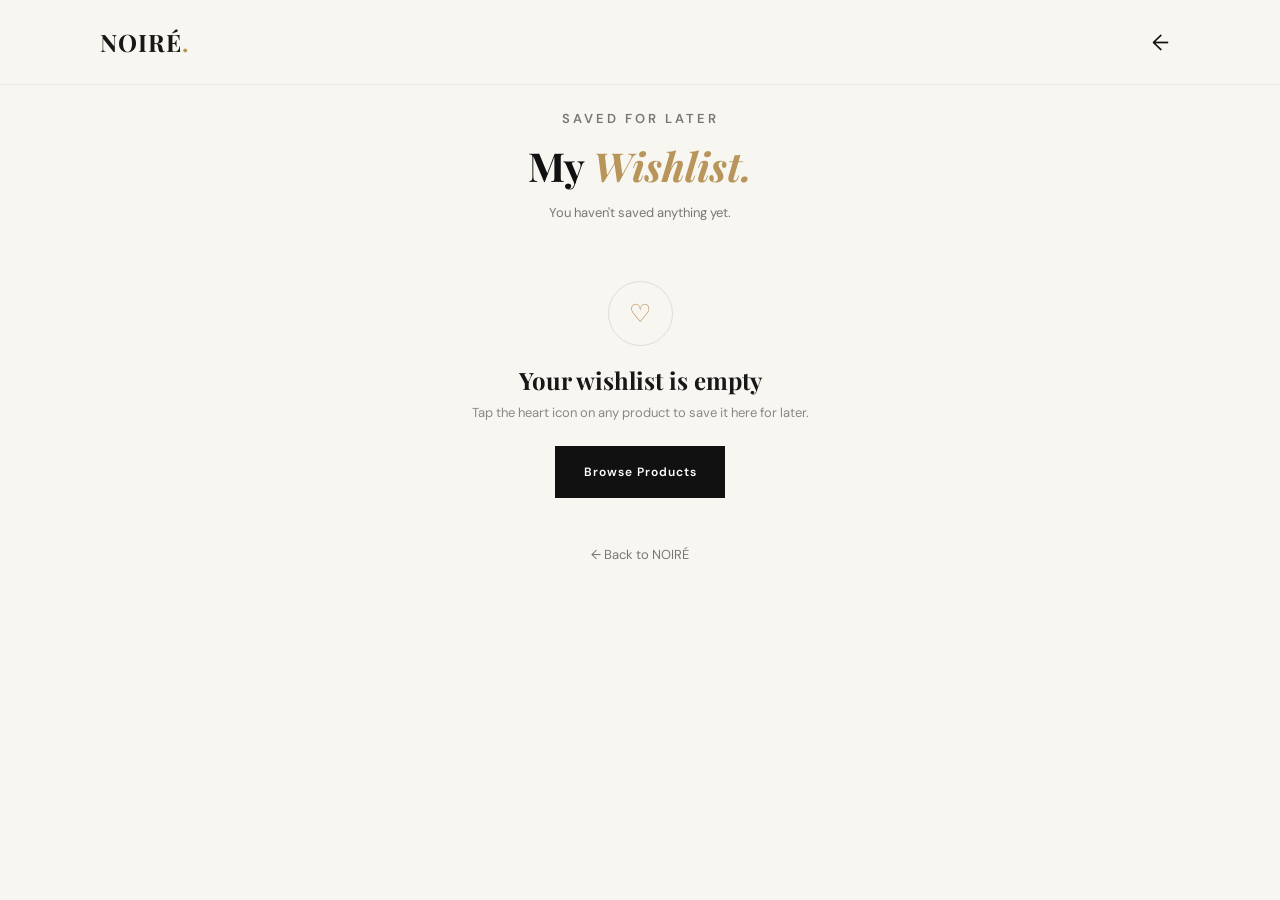
<file: wishlist.html>
<!DOCTYPE html>
<html lang="en">
<head>
    <meta charset="UTF-8">
    <meta name="viewport" content="width=device-width, initial-scale=1.0">
 
    <title>My Wishlist | NOIRÉ Boutique</title>
 
    <link rel="icon" type="image/svg+xml" href="favicon.svg">
 
    <link rel="stylesheet" href="style.css">
    <link rel="stylesheet" href="scroll-animations.css">
 
    <link rel="preconnect" href="https://fonts.googleapis.com">
    <link rel="preconnect" href="https://fonts.gstatic.com" crossorigin>
 
    <link href="https://fonts.googleapis.com/css2?family=DM+Sans:wght@400;500;600;700&family=Playfair+Display:wght@500;600;700&display=swap" rel="stylesheet">
 
    <style>
        .wishlist-page {
            min-height: 100vh;
            background: var(--cream);
            padding: 110px 20px 60px;
        }
 
        .wishlist-heading {
            text-align: center;
            max-width: 500px;
            margin: 0 auto 40px;
        }
 
        .wishlist-heading h1 {
            font-family: "Playfair Display", serif;
            font-size: 40px;
            color: #111;
            margin: 8px 0 12px;
        }
 
        .wishlist-heading h1 span {
            color: var(--gold);
            font-style: italic;
        }
 
        .wishlist-heading p {
            color: var(--gray);
            font-size: 13px;
        }
 
        .wishlist-grid {
            max-width: 1100px;
            margin: 0 auto;
 
            display: grid;
            grid-template-columns: repeat(2, 1fr);
            gap: 25px 15px;
        }
 
        @media (min-width: 700px) {
            .wishlist-grid {
                grid-template-columns: repeat(4, 1fr);
                gap: 30px 20px;
            }
        }
 
        .wishlist-remove {
            position: absolute;
            top: 12px;
            right: 12px;
            z-index: 5;
 
            width: 36px;
            height: 36px;
 
            display: flex;
            align-items: center;
            justify-content: center;
 
            border-radius: 50%;
            background: rgba(255, 255, 255, 0.92);
 
            font-size: 16px;
            color: #b3263e;
        }
 
        .wishlist-empty {
            max-width: 400px;
            margin: 60px auto 0;
            text-align: center;
        }
 
        .wishlist-empty .empty-cart-icon {
            width: 65px;
            height: 65px;
            margin: 0 auto 18px;
 
            border: 1px solid #ddd;
            border-radius: 50%;
 
            display: flex;
            align-items: center;
            justify-content: center;
 
            font-size: 25px;
        }
 
        .wishlist-empty h3 {
            font-family: "Playfair Display", serif;
            font-size: 24px;
            margin-bottom: 8px;
        }
 
        .wishlist-empty p {
            color: #888;
            font-size: 13px;
            margin-bottom: 25px;
        }
 
        .back-to-shop {
            text-align: center;
            margin-top: 45px;
        }
 
        .back-to-shop a {
            color: #777;
            font-size: 13px;
        }
 
        .back-to-shop a:hover {
            color: #111;
        }
    </style>
 
</head>
 
<body>
 
    <!-- ================= NAVBAR (matches homepage) ================= -->
 
    <header class="navbar">
 
        <a href="index.html" class="logo">
            NOIRÉ<span>.</span>
        </a>
 
        <div class="nav-actions">
            <a href="index.html" class="icon-btn" aria-label="Back home">
                <i>←</i>
            </a>
        </div>
 
    </header>
 
 
    <section class="wishlist-page">
 
        <div class="wishlist-heading">
 
            <p class="eyebrow">SAVED FOR LATER</p>
 
            <h1>My <span>Wishlist.</span></h1>
 
            <p id="wishlistSubtext">
                Loading your saved pieces...
            </p>
 
        </div>
 
 
        <div class="wishlist-grid" id="wishlistGrid"></div>
 
 
        <div class="wishlist-empty" id="wishlistEmpty" style="display: none;">
 
            <div class="empty-cart-icon">♡</div>
 
            <h3>Your wishlist is empty</h3>
 
            <p>
                Tap the heart icon on any product to save it here
                for later.
            </p>
 
            <a href="index.html#shop" class="btn btn-primary" style="display: inline-flex;">
                Browse Products
            </a>
 
        </div>
 
 
        <div class="back-to-shop">
            <a href="index.html">← Back to NOIRÉ</a>
        </div>
 
    </section>
 
 
    <script src="wishlist-page.js"></script>
 
</body>
</html>
</file>
<file: style.css>
/* =====================================================
   NOIRÉ BOUTIQUE
   Mobile-First Fashion Website
   ===================================================== */

@import url('https://fonts.googleapis.com/css2?family=DM+Sans:wght@400;500;600;700&family=Playfair+Display:wght@500;600;700&display=swap');


/* =====================================================
   RESET
   ===================================================== */

* {
    margin: 0;
    padding: 0;
    box-sizing: border-box;
}

html {
    scroll-behavior: smooth;
}

body {
    font-family: 'DM Sans', sans-serif;
    background: #f8f6f1;
    color: #171717;
    overflow-x: hidden;
}

a {
    text-decoration: none;
    color: inherit;
}

button {
    font-family: inherit;
    border: none;
    background: none;
    cursor: pointer;
}

img {
    max-width: 100%;
    display: block;
}


/* =====================================================
   VARIABLES
   ===================================================== */

:root {
    --black: #111111;
    --dark: #181818;
    --cream: #f8f6f1;
    --white: #ffffff;
    --gold: #b8955a;
    --gray: #777777;
    --light-gray: #e8e5df;
}


/* =====================================================
   GLOBAL
   ===================================================== */

section {
    width: 100%;
}

.eyebrow {
    font-size: 10px;
    letter-spacing: 3px;
    font-weight: 600;
    color: var(--gold);
    margin-bottom: 12px;
}

.section-heading {
    padding: 0 20px;
    margin-bottom: 35px;
}

.section-heading h2 {
    font-family: 'Playfair Display', serif;
    font-size: 36px;
    line-height: 1.1;
    font-weight: 600;
}

.section-heading h2 span {
    color: var(--gold);
    font-style: italic;
}

.section-heading > p {
    margin-top: 15px;
    color: var(--gray);
    font-size: 13px;
    line-height: 1.7;
}


/* =====================================================
   NAVBAR
   ===================================================== */

.navbar {
    width: 100%;
    height: 72px;
    padding: 0 20px;

    display: flex;
    align-items: center;
    justify-content: space-between;

    background: rgba(248, 246, 241, 0.96);

    position: fixed;
    top: 0;
    left: 0;

    z-index: 1000;

    border-bottom: 1px solid rgba(0, 0, 0, 0.05);
}

.logo {
    font-family: 'Playfair Display', serif;
    font-size: 24px;
    font-weight: 700;
    letter-spacing: 1px;
}

.logo span {
    color: var(--gold);
}

.nav-links {
    display: none;
}

.nav-actions {
    display: flex;
    align-items: center;
    gap: 5px;
}

.icon-btn,
.menu-btn {
    width: 40px;
    height: 40px;

    display: flex;
    align-items: center;
    justify-content: center;

    position: relative;

    font-size: 22px;
    color: var(--black);
}

.icon-btn i {
    font-style: normal;
}

.cart-count {
    position: absolute;

    top: 3px;
    right: 2px;

    width: 15px;
    height: 15px;

    display: flex;
    align-items: center;
    justify-content: center;

    background: var(--gold);
    color: white;

    border-radius: 50%;

    font-size: 8px;
}

.menu-btn {
    font-size: 25px;
}


/* =====================================================
   HERO
   ===================================================== */

.hero {
    min-height: 100vh;

    padding-top: 72px;

    display: flex;
    flex-direction: column;

    background: var(--cream);
}

.hero-content {
    padding: 70px 24px 45px;
}

.hero-content h1 {
    font-family: 'Playfair Display', serif;

    font-size: clamp(48px, 14vw, 70px);

    line-height: 0.98;

    font-weight: 600;

    max-width: 500px;
}

.hero-content h1 span {
    color: var(--gold);
    font-style: italic;
}

.hero-text {
    max-width: 340px;

    margin-top: 22px;

    color: var(--gray);

    font-size: 14px;

    line-height: 1.8;
}

.hero-buttons {
    display: flex;
    flex-direction: column;

    gap: 12px;

    margin-top: 30px;
}

.btn {
    min-height: 52px;

    display: flex;
    align-items: center;
    justify-content: center;

    padding: 0 25px;

    font-size: 12px;
    font-weight: 600;

    letter-spacing: 1px;

    transition: 0.3s ease;
}

.btn-primary {
    background: var(--black);
    color: white;
}

.btn-primary:hover {
    background: var(--gold);
}

.btn-outline {
    border: 1px solid var(--black);
}

.btn-outline:hover {
    background: var(--black);
    color: white;
}


/* HERO IMAGE */

.hero-image {
    min-height: 420px;

    position: relative;

    background:
        linear-gradient(
            to bottom,
            rgba(0, 0, 0, 0.05),
            rgba(0, 0, 0, 0.45)
        ),
        url('https://images.unsplash.com/photo-1496747611176-843222e1e57c?auto=format&fit=crop&w=900&q=85');

    background-size: cover;
    background-position: center;
}

.hero-image-overlay {
    position: absolute;

    inset: 0;

    background: linear-gradient(
        to top,
        rgba(0, 0, 0, 0.5),
        transparent 50%
    );
}

.hero-badge {
    position: absolute;

    bottom: 25px;
    right: 20px;

    width: 75px;
    height: 75px;

    border: 1px solid rgba(255, 255, 255, 0.7);

    border-radius: 50%;

    color: white;

    display: flex;
    flex-direction: column;

    align-items: center;
    justify-content: center;

    backdrop-filter: blur(5px);
}

.hero-badge span {
    font-size: 8px;
    letter-spacing: 2px;
}

.hero-badge strong {
    font-family: 'Playfair Display', serif;
    font-size: 18px;
}


/* =====================================================
   COLLECTIONS
   ===================================================== */

.collections {
    padding: 85px 0;
}

.collection-grid {
    padding: 0 20px;

    display: grid;
    grid-template-columns: 1fr;

    gap: 15px;
}

.collection-card {
    min-height: 340px;

    position: relative;

    display: flex;
    align-items: flex-end;

    overflow: hidden;

    background-size: cover;
    background-position: center;

    transition: transform 0.4s ease;
}

.collection-card::before {
    content: '';

    position: absolute;

    inset: 0;

    background: linear-gradient(
        to top,
        rgba(0, 0, 0, 0.7),
        transparent 60%
    );
}

.collection-card:hover {
    transform: translateY(-5px);
}

.women {
    background-image:
        url('https://images.unsplash.com/photo-1483985988355-763728e1935b?auto=format&fit=crop&w=900&q=85');
}

.men {
    background-image:
        url('https://images.unsplash.com/photo-1617127365659-c47fa864d8bc?auto=format&fit=crop&w=900&q=85');
}

.accessories {
    background-image:
        url('https://images.unsplash.com/photo-1523170335258-f5ed11844a49?auto=format&fit=crop&w=900&q=85');
}

.collection-content {
    position: relative;

    color: white;

    padding: 25px;

    z-index: 2;
}

.collection-content > span {
    font-size: 10px;

    letter-spacing: 2px;

    color: rgba(255, 255, 255, 0.7);
}

.collection-content h3 {
    font-family: 'Playfair Display', serif;

    font-size: 34px;

    margin: 5px 0;
}

.collection-content p {
    font-size: 11px;

    letter-spacing: 1px;

    color: rgba(255, 255, 255, 0.8);
}


/* =====================================================
   SHOP
   ===================================================== */

.shop {
    padding: 85px 0;
    background: white;
}

.centered {
    text-align: center;
}

.centered > p {
    max-width: 350px;
    margin-left: auto;
    margin-right: auto;
}

.product-grid {
    padding: 0 20px;

    display: grid;

    grid-template-columns: repeat(2, 1fr);

    gap: 25px 12px;
}

.product-image {
    height: 240px;

    position: relative;

    background-size: cover;
    background-position: center;

    overflow: hidden;
    transition: transform 0.5s ease;
}
.product-card:hover .product-image {
    transform: scale(1.02);
}

.product-image::after {
    content: "";
    position: absolute;
    inset: 0;

    background: rgba(0, 0, 0, 0);

    transition: background 0.4s ease;
}

.product-card:hover .product-image::after {
    background: rgba(0, 0, 0, 0.05);
}
.product-1 {
    background-image:
        url('https://images.unsplash.com/photo-1602810318383-e386cc2a3ccf?auto=format&fit=crop&w=700&q=85');
}

.product-2 {
    background-image:
        url('https://images.unsplash.com/photo-1595777457583-95e059d581b8?auto=format&fit=crop&w=700&q=85');
}

.product-3 {
    background-image:
        url('https://images.unsplash.com/photo-1594938298603-c8148c4dae35?auto=format&fit=crop&w=700&q=85');
}

.product-4 {
    background-image:
        url('https://images.unsplash.com/photo-1548036328-c9fa89d128fa?auto=format&fit=crop&w=700&q=85');
}

.product-tag {
    position: absolute;

    top: 10px;
    left: 10px;

    padding: 6px 8px;

    background: white;

    font-size: 8px;

    letter-spacing: 1px;

    font-weight: 700;
}

.wishlist {
    position: absolute;

    top: 10px;
    right: 10px;

    width: 34px;
    height: 34px;

    border-radius: 50%;

    background: rgba(255, 255, 255, 0.9);

    font-size: 20px;

    display: flex;
    align-items: center;
    justify-content: center;
}

.product-info {
    padding-top: 12px;

    display: flex;

    align-items: flex-start;
    justify-content: space-between;

    gap: 8px;
}

.product-info h3 {
    font-family: 'Playfair Display', serif;

    font-size: 14px;

    font-weight: 600;
}

.product-info p {
    margin-top: 4px;

    color: #999;

    font-size: 9px;
}

.product-info strong {
    font-size: 11px;

    white-space: nowrap;
}


/* =====================================================
   ABOUT
   ===================================================== */

.about {
    min-height: 650px;

    padding: 80px 25px;

    display: flex;
    align-items: flex-end;

    position: relative;

    color: white;

    background:
        linear-gradient(
            to top,
            rgba(0, 0, 0, 0.85),
            rgba(0, 0, 0, 0.1)
        ),
        url('https://images.unsplash.com/photo-1445205170230-053b83016050?auto=format&fit=crop&w=1000&q=85');

    background-size: cover;
    background-position: center;
}

.about-content {
    max-width: 500px;
}

.about-content h2 {
    font-family: 'Playfair Display', serif;

    font-size: 40px;

    line-height: 1.1;

    margin-bottom: 20px;
}

.about-content > p:not(.eyebrow) {
    color: rgba(255, 255, 255, 0.75);

    font-size: 13px;

    line-height: 1.8;

    margin-bottom: 25px;
}

.text-link {
    color: white;

    font-size: 11px;

    letter-spacing: 1px;

    border-bottom: 1px solid var(--gold);

    padding-bottom: 6px;
}


/* =====================================================
   CONTACT
   ===================================================== */

.contact {
    padding: 90px 25px;

    background: var(--cream);

    text-align: center;
}

.contact-content {
    max-width: 600px;

    margin: auto;
}

.contact h2 {
    font-family: 'Playfair Display', serif;

    font-size: 40px;

    line-height: 1.1;
}

.contact h2 span {
    color: var(--gold);

    font-style: italic;
}

.contact-content > p:not(.eyebrow) {
    color: var(--gray);

    font-size: 13px;

    line-height: 1.8;

    margin: 20px auto 30px;

    max-width: 350px;
}


/* =====================================================
   FOOTER
   ===================================================== */

footer {
    padding: 55px 25px 30px;

    background: var(--black);

    color: white;
}

.footer-brand .logo {
    color: white;
}

.footer-brand p {
    color: #777;

    font-size: 12px;

    margin-top: 8px;
}

.footer-links {
    display: flex;

    flex-wrap: wrap;

    gap: 20px;

    margin: 35px 0;
}

.footer-links a {
    font-size: 11px;

    color: #aaa;

    transition: 0.3s;
}

.footer-links a:hover {
    color: var(--gold);
}

.copyright {
    padding-top: 25px;

    border-top: 1px solid #292929;

    color: #666;

    font-size: 9px;
}


/* =====================================================
   TABLET
   ===================================================== */

@media (min-width: 600px) {
.product-image {
    height: 320px;
}
    .hero-content {
        padding-left: 50px;
        padding-right: 50px;
    }

    .hero-buttons {
        flex-direction: row;
    }

    .btn {
        min-width: 170px;
    }

    .collection-grid {
        grid-template-columns: repeat(2, 1fr);
    }

    .collection-card:last-child {
        grid-column: span 2;
    }

    .product-grid {
        grid-template-columns: repeat(3, 1fr);
        gap: 30px 18px;
    }

    .product-card:last-child {
        grid-column: span 1;
    }

    .product-image {
        height: 330px;
    }
}


/* =====================================================
   DESKTOP
   ===================================================== */

@media (min-width: 900px) {

    .navbar {
        height: 85px;
        padding: 0 60px;
    }

    .nav-links {
        display: flex;

        align-items: center;

        gap: 35px;
    }

    .nav-links a {
        font-size: 11px;

        letter-spacing: 1px;

        position: relative;
    }

    .nav-links a::after {
        content: '';

        position: absolute;

        width: 0;
        height: 1px;

        left: 0;
        bottom: -7px;

        background: var(--gold);

        transition: 0.3s;
    }

    .nav-links a:hover::after {
        width: 100%;
    }

    .menu-btn {
        display: none;
    }

    .hero {
        min-height: 100vh;

        display: grid;

        grid-template-columns: 45% 55%;

        padding-top: 85px;
    }

    .hero-content {
        padding: 80px 60px;

        display: flex;

        flex-direction: column;

        justify-content: center;
    }

    .hero-content h1 {
        font-size: clamp(60px, 7vw, 100px);
    }

    .hero-image {
        height: calc(100vh - 85px);
        min-height: 650px;
    }

    .collections,
    .shop {
        padding: 120px 60px;
    }

    .section-heading {
        padding: 0;

        display: flex;

        align-items: flex-end;
        justify-content: space-between;
    }

    .section-heading h2 {
        font-size: 52px;
    }

    .section-heading > p {
        max-width: 320px;
    }

    .collection-grid {
        padding: 0;

        grid-template-columns: 1.2fr 0.8fr 0.8fr;

        gap: 20px;
    }

    .collection-card {
        min-height: 500px;
    }

    .collection-card:last-child {
        grid-column: auto;
    }

    .product-grid {
        padding: 0;

        grid-template-columns: repeat(4, 1fr);

        gap: 25px;
    }

    .product-image {
        height: 430px;
    }

    .about {
        min-height: 800px;

        padding: 100px 8%;
    }

    .about-content h2 {
        font-size: 65px;
    }

    .contact {
        padding: 150px 30px;
    }

    .contact h2 {
        font-size: 65px;
    }

    footer {
        padding: 70px 60px 35px;

        display: grid;

        grid-template-columns: 1fr 1fr;

        align-items: center;
    }

    .footer-links {
        justify-content: flex-end;
        margin: 0;
    }

    .copyright {
        grid-column: span 2;

        margin-top: 50px;
    }
}


/* =====================================================
   LARGE DESKTOP
   ===================================================== */

@media (min-width: 1200px) {

    .hero-content {
        padding-left: 100px;
    }

    .navbar {
        padding: 0 100px;
    }

    .collections,
    .shop {
        padding-left: 100px;
        padding-right: 100px;
    }
}
/* =====================================================
   PREMIUM MOBILE MENU
   ===================================================== */

@media (max-width: 899px) {

    .nav-links {
        top: 72px;

        min-height: calc(100vh - 72px);

        padding: 50px 25px;

        justify-content: flex-start;

        gap: 0;

        background: #111111;

        transform: translateY(-110%);

        overflow-y: auto;
    }

    .nav-links.active {
        transform: translateY(0);
    }

    .nav-links a {
        width: 100%;

        padding: 18px 0;

        display: flex;

        align-items: center;

        gap: 15px;

        border-bottom: 1px solid rgba(255,255,255,0.12);

        color: white;

        font-family: 'Playfair Display', serif;

        font-size: 25px;
    }

    .nav-links a span {
        width: 25px;

        font-family: 'DM Sans', sans-serif;

        font-size: 9px;

        letter-spacing: 1px;

        color: #b8955a;
    }

    .mobile-whatsapp {
        margin-top: 35px;

        justify-content: center !important;

        background: #b8955a;

        border: none !important;

        padding: 17px !important;

        font-family: 'DM Sans', sans-serif !important;

        font-size: 11px !important;

        letter-spacing: 1px;
    }

}
/* =====================================================
   SHOP TOOLS
   ===================================================== */

.shop-tools {
    padding: 0 20px 35px;
}


/* SEARCH */

.search-box {
    width: 100%;
    height: 52px;

    display: flex;
    align-items: center;

    gap: 10px;

    padding: 0 15px;

    background: #f8f6f1;

    border: 1px solid #e3e0d9;
}

.search-box span {
    font-size: 22px;
    color: #777;
}

.search-box input {
    width: 100%;

    border: none;
    outline: none;

    background: transparent;

    font-family: 'DM Sans', sans-serif;

    font-size: 12px;

    color: #111;
}

.search-box input::placeholder {
    color: #999;
}


/* CATEGORIES */

.categories {
    display: flex;

    gap: 8px;

    margin-top: 15px;

    overflow-x: auto;

    scrollbar-width: none;
}

.categories::-webkit-scrollbar {
    display: none;
}

.category-btn {
    flex-shrink: 0;

    padding: 10px 18px;

    border: 1px solid #ddd9d1;

    background: transparent;

    font-size: 10px;

    letter-spacing: 0.5px;

    color: #555;

    transition: 0.3s ease;
}

.category-btn.active,
.category-btn:hover {
    background: #111;
    color: white;
    border-color: #111;
}


/* VIEW PRODUCT */

.view-product {
    width: 100%;

    margin-top: 14px;

    padding: 12px;

    background: #111;

    color: white;

    font-size: 9px;

    letter-spacing: 1px;

    opacity: 0;

    transform: translateY(5px);

    transition: 0.3s ease;
}

.product-card:hover .view-product {
    opacity: 1;

    transform: translateY(0);
}


/* NO RESULTS */

.no-results {
    display: none;

    padding: 60px 20px;

    text-align: center;
}

.no-results h3 {
    font-family: 'Playfair Display', serif;

    font-size: 25px;
}

.no-results p {
    margin-top: 8px;

    color: #888;

    font-size: 12px;
}
@media (max-width: 599px) {

    .view-product {
        opacity: 1;

        transform: translateY(0);
    }

}
/* =====================================================
   PRODUCT MODAL
   ===================================================== */

.product-modal {
    position: fixed;

    inset: 0;

    z-index: 3000;

    display: none;

    align-items: flex-end;

    justify-content: center;
}

.product-modal.active {
    display: flex;
}

.modal-overlay {
    position: absolute;

    inset: 0;

    background: rgba(0, 0, 0, 0.7);

    backdrop-filter: blur(5px);
}

.product-modal-content {
    width: 100%;

    max-height: 94vh;

    overflow-y: auto;

    position: relative;

    z-index: 2;

    background: var(--cream);

    animation: modalUp 0.4s ease;
}

@keyframes modalUp {

    from {
        transform: translateY(100%);
    }

    to {
        transform: translateY(0);
    }

}

.modal-close {
    position: absolute;

    top: 15px;
    right: 15px;

    z-index: 5;

    width: 38px;
    height: 38px;

    border-radius: 50%;

    background: rgba(255, 255, 255, 0.9);

    font-size: 25px;
}

.modal-product-image {
    height: 400px;

    background-size: cover;

    background-position: center;
}

.modal-product-info {
    padding: 30px 22px 35px;
}

.modal-product-info h2 {
    font-family: 'Playfair Display', serif;

    font-size: 32px;

    line-height: 1.1;

    margin-bottom: 10px;
}

.modal-price {
    display: block;

    font-size: 17px;

    margin-bottom: 20px;
}

.modal-description {
    color: var(--gray);

    font-size: 12px;

    line-height: 1.8;

    margin-bottom: 30px;
}


/* SIZE */

.option-header,
.quantity-section {
    display: flex;

    justify-content: space-between;

    align-items: center;

    font-size: 11px;

    font-weight: 600;
}

.option-header span:last-child {
    color: var(--gray);

    font-size: 9px;

    text-decoration: underline;
}

.sizes {
    display: flex;

    gap: 8px;

    margin-top: 12px;
}

.size-btn {
    width: 48px;
    height: 42px;

    border: 1px solid #d9d5cd;

    font-size: 11px;

    transition: 0.3s;
}

.size-btn.active,
.size-btn:hover {
    background: var(--black);

    color: white;

    border-color: var(--black);
}


/* QUANTITY */

.quantity-section {
    margin: 28px 0;
}

.quantity-control {
    display: flex;

    align-items: center;

    border: 1px solid #d9d5cd;
}

.quantity-control button,
.quantity-control span {
    width: 38px;
    height: 35px;

    display: flex;

    align-items: center;

    justify-content: center;
}

.quantity-control button {
    font-size: 18px;
}

.quantity-control span {
    border-left: 1px solid #d9d5cd;

    border-right: 1px solid #d9d5cd;

    font-size: 12px;
}


/* ACTION BUTTONS */

.add-cart-btn,
.whatsapp-order {
    width: 100%;

    min-height: 52px;

    font-size: 10px;

    letter-spacing: 1px;

    font-weight: 600;
}

.add-cart-btn {
    background: var(--black);

    color: white;
}

.add-cart-btn:hover {
    background: var(--gold);
}

.whatsapp-order {
    margin-top: 10px;

    border: 1px solid #222;

    background: transparent;
}


/* =====================================================
   CART DRAWER
   ===================================================== */

.cart-drawer {
    position: fixed;

    inset: 0;

    z-index: 4000;

    display: none;
}

.cart-drawer.active {
    display: block;
}

.cart-overlay {
    position: absolute;

    inset: 0;

    background: rgba(0, 0, 0, 0.65);
}

.cart-content {
    position: absolute;

    top: 0;
    right: 0;

    width: 100%;

    height: 100%;

    max-width: 450px;

    background: var(--cream);

    display: flex;

    flex-direction: column;

    animation: cartSlide 0.4s ease;
}

@keyframes cartSlide {

    from {
        transform: translateX(100%);
    }

    to {
        transform: translateX(0);
    }

}

.cart-header {
    padding: 25px 20px;

    display: flex;

    justify-content: space-between;

    border-bottom: 1px solid #ddd9d1;
}

.cart-header h2 {
    font-family: 'Playfair Display', serif;

    font-size: 28px;
}

.close-cart {
    width: 38px;
    height: 38px;

    border-radius: 50%;

    background: white;

    font-size: 25px;
}

.cart-items {
    flex: 1;

    overflow-y: auto;

    padding: 20px;
}

.empty-cart {
    text-align: center;

    padding-top: 100px;
}

.empty-cart-icon {
    font-size: 50px;

    color: var(--gold);

    margin-bottom: 20px;
}

.empty-cart h3 {
    font-family: 'Playfair Display', serif;

    font-size: 25px;
}

.empty-cart p {
    color: #888;

    font-size: 11px;

    margin-top: 8px;
}

.cart-footer {
    padding: 20px;

    border-top: 1px solid #ddd9d1;

    background: white;
}

.cart-total {
    display: flex;

    justify-content: space-between;

    margin-bottom: 18px;

    font-size: 13px;
}

.cart-total strong {
    font-size: 17px;
}

.checkout-btn {
    width: 100%;

    min-height: 52px;

    background: var(--black);

    color: white;

    font-size: 10px;

    letter-spacing: 1px;
}
/* =====================================================
   PREMIUM PRODUCT CARD
   ===================================================== */

.product-card {
    position: relative;
    transition: transform 0.35s ease;
}

.product-card:hover {
    transform: translateY(-5px);
}


/* PRODUCT IMAGE */

.product-image {
    position: relative;
    overflow: hidden;
    transition: 0.4s ease;
}

.product-image::after {
    content: "";
    position: absolute;
    inset: 0;

    background: linear-gradient(
        to top,
        rgba(0, 0, 0, 0.12),
        transparent 40%
    );

    opacity: 0;
    transition: 0.4s ease;
}

.product-card:hover .product-image::after {
    opacity: 1;
}


/* IMAGE ZOOM */

.product-card:hover .product-image {
    background-size: 108%;
}


/* WISHLIST */

.wishlist {
    position: absolute;

    top: 12px;
    right: 12px;

    z-index: 5;

    width: 38px;
    height: 38px;

    display: flex;
    align-items: center;
    justify-content: center;

    border-radius: 50%;

    background: rgba(255, 255, 255, 0.92);

    font-size: 18px;

    transition: 0.3s ease;
}

.wishlist:hover {
    transform: scale(1.08);
}

.wishlist.liked {
    color: #b3263e;

    background: white;
}


/* PRODUCT TAG */

.product-tag {
    position: absolute;

    top: 14px;
    left: 14px;

    z-index: 4;

    padding: 7px 10px;

    background: #111;

    color: white;

    font-size: 8px;

    letter-spacing: 1.2px;

    font-weight: 600;
}


/* PRODUCT INFORMATION */

.product-info {
    display: flex;

    justify-content: space-between;

    align-items: flex-start;

    gap: 15px;

    padding-top: 16px;
}

.product-info h3 {
    font-family: 'Playfair Display', serif;

    font-size: 17px;

    line-height: 1.2;

    margin-bottom: 5px;
}

.product-info p {
    font-size: 9px;

    color: #888;

    letter-spacing: 0.4px;
}

.product-info strong {
    flex-shrink: 0;

    font-size: 12px;

    font-weight: 600;
}


/* MOBILE */

@media (max-width: 599px) {

    .product-card:hover {
        transform: none;
    }

    .product-card:hover .product-image {
        background-size: cover;
    }

    .product-image::after {
        display: none;
    }

}
/* =====================================================
   PREMIUM HERO
   ===================================================== */

.hero-image {
    background-image: url("https://images.unsplash.com/photo-1483985988355-763728e1935b?auto=format&fit=crop&w=1200&q=90");

    background-size: cover;

    background-position: center;

    background-repeat: no-repeat;

    position: relative;

    overflow: hidden;
}


/* IMAGE ZOOM */

.hero-image::before {

    content: "";

    position: absolute;

    inset: 0;

    background: inherit;

    background-size: cover;

    background-position: center;

    transform: scale(1.03);

    animation: heroZoom 8s ease-in-out infinite alternate;

}


@keyframes heroZoom {

    from {
        transform: scale(1.03);
    }

    to {
        transform: scale(1.09);
    }

}


/* DARK OVERLAY */

.hero-image-overlay {

    position: absolute;

    inset: 0;

    z-index: 2;

    background:
        linear-gradient(
            to bottom,
            rgba(0,0,0,0.05),
            rgba(0,0,0,0.45)
        );
}


/* BADGE */

.hero-badge {

    position: absolute;

    right: 20px;

    bottom: 20px;

    z-index: 5;

    width: 85px;

    height: 85px;

    border: 1px solid rgba(255,255,255,0.6);

    border-radius: 50%;

    display: flex;

    flex-direction: column;

    align-items: center;

    justify-content: center;

    color: white;

    backdrop-filter: blur(5px);

    background: rgba(0,0,0,0.15);

}

.hero-badge span {

    font-size: 8px;

    letter-spacing: 2px;

}

.hero-badge strong {

    font-family: 'Playfair Display', serif;

    font-size: 22px;

}
/* =====================================================
   PREMIUM HERO TYPOGRAPHY & BUTTONS
   ===================================================== */

.hero-content {
    position: relative;
    z-index: 5;
}

.hero-content h1 {
    font-family: 'Playfair Display', serif;
    font-size: clamp(42px, 10vw, 76px);
    line-height: 0.98;
    letter-spacing: -2px;
    margin: 12px 0 20px;
}

.hero-content h1 span {
    display: block;
    font-style: italic;
}

.hero-text {
    max-width: 430px;
    line-height: 1.7;
    color: #666;
    font-size: 14px;
}

.hero-buttons {
    display: flex;
    gap: 12px;
    margin-top: 28px;
}

.hero-buttons .btn {
    min-height: 48px;
    padding: 0 22px;
    display: inline-flex;
    align-items: center;
    justify-content: center;
    transition: 0.3s ease;
}

.hero-buttons .btn-primary:hover {
    transform: translateY(-3px);
}

.hero-buttons .btn-outline:hover {
    transform: translateY(-3px);
}


/* MOBILE HERO */

@media (max-width: 599px) {

    .hero-content h1 {
        font-size: 48px;
        letter-spacing: -1.5px;
    }

    .hero-text {
        font-size: 13px;
        max-width: 320px;
    }

    .hero-buttons {
        width: 100%;
    }

    .hero-buttons .btn {
        flex: 1;
        padding: 0 14px;
        font-size: 11px;
    }

}
/* =====================================================
   PRODUCT ACTION BUTTON
   ===================================================== */

.view-product {
    width: 100%;
    margin-top: 14px;
    padding: 13px 16px;

    border: 1px solid #111;
    background: #111;
    color: white;

    font-family: 'DM Sans', sans-serif;
    font-size: 11px;
    font-weight: 600;
    letter-spacing: 0.5px;

    cursor: pointer;

    transition:
        background 0.3s ease,
        color 0.3s ease,
        transform 0.3s ease;
}

.view-product:hover {
    background: transparent;
    color: #111;
    transform: translateY(-2px);
}
/* =====================================================
   PREMIUM PRODUCT MODAL
   ===================================================== */

.product-modal {
    position: fixed;
    inset: 0;
    z-index: 9999;

    display: flex;
    align-items: center;
    justify-content: center;

    padding: 20px;

    opacity: 0;
    visibility: hidden;

    transition: 0.35s ease;
}

.product-modal.active {
    opacity: 1;
    visibility: visible;
}


/* MODAL OVERLAY */

.modal-overlay {
    position: absolute;
    inset: 0;

    background: rgba(0, 0, 0, 0.65);

    backdrop-filter: blur(8px);
}


/* MODAL BOX */

.product-modal-content {
    position: relative;
    z-index: 2;

    width: min(900px, 100%);

    max-height: 90vh;

    overflow-y: auto;

    background: #fff;

    display: grid;
    grid-template-columns: 1fr 1fr;

    box-shadow: 0 30px 80px rgba(0,0,0,0.25);

    transform: translateY(20px);

    transition: 0.35s ease;
}

.product-modal.active .product-modal-content {
    transform: translateY(0);
}


/* CLOSE BUTTON */

.modal-close {
    position: absolute;

    top: 14px;
    right: 14px;

    z-index: 10;

    width: 40px;
    height: 40px;

    border: none;
    border-radius: 50%;

    background: rgba(255,255,255,0.95);

    font-size: 24px;

    cursor: pointer;

    display: flex;
    align-items: center;
    justify-content: center;
}


/* PRODUCT IMAGE */

.modal-product-image {
    min-height: 520px;

    background-size: cover;
    background-position: center;

    background-repeat: no-repeat;
}


/* PRODUCT INFO */

.modal-product-info {
    padding: 45px 35px;

    display: flex;
    flex-direction: column;
    justify-content: center;
}

.modal-product-info h2 {
    font-family: 'Playfair Display', serif;

    font-size: 36px;

    line-height: 1.1;

    margin: 10px 0 15px;
}

.modal-price {
    font-size: 18px;

    margin-bottom: 18px;
}

.modal-description {
    color: #777;

    font-size: 13px;

    line-height: 1.7;

    margin-bottom: 30px;
}


/* SIZE */

.size-section {
    margin-bottom: 25px;
}

.option-header {
    display: flex;
    justify-content: space-between;

    margin-bottom: 12px;

    font-size: 11px;
}

.sizes {
    display: flex;
    gap: 8px;
}

.size-btn {
    width: 48px;
    height: 42px;

    border: 1px solid #ddd;

    background: white;

    cursor: pointer;

    transition: 0.25s ease;
}

.size-btn:hover,
.size-btn.active {
    background: #111;
    color: white;
    border-color: #111;
}


/* QUANTITY */

.quantity-section {
    display: flex;

    justify-content: space-between;

    align-items: center;

    margin-bottom: 25px;

    font-size: 12px;
}

.quantity-control {
    display: flex;
    align-items: center;

    border: 1px solid #ddd;
}

.quantity-control button {
    width: 38px;
    height: 38px;

    border: none;

    background: white;

    cursor: pointer;

    font-size: 16px;
}

.quantity-control span {
    width: 35px;

    text-align: center;

    font-size: 12px;
}


/* ADD TO CART */

.add-cart-btn {
    width: 100%;

    padding: 16px;

    border: none;

    background: #111;

    color: white;

    font-weight: 600;

    font-size: 11px;

    letter-spacing: 0.5px;

    cursor: pointer;

    transition: 0.3s ease;
}

.add-cart-btn:hover {
    background: #333;
}


/* WHATSAPP */

.whatsapp-order {
    width: 100%;

    margin-top: 10px;

    padding: 15px;

    border: 1px solid #ddd;

    background: white;

    color: #111;

    font-size: 11px;

    font-weight: 600;

    cursor: pointer;

    transition: 0.3s ease;
}

.whatsapp-order:hover {
    border-color: #111;
}


/* MOBILE MODAL */

@media (max-width: 700px) {

    .product-modal {
        padding: 10px;
        align-items: flex-end;
    }

    .product-modal-content {
        width: 100%;

        max-height: 92vh;

        display: block;

        border-radius: 18px 18px 0 0;
    }

    .modal-product-image {
        min-height: 280px;

        max-height: 320px;
    }

    .modal-product-info {
        padding: 28px 22px 30px;
    }

    .modal-product-info h2 {
        font-size: 28px;
    }

    .modal-description {
        margin-bottom: 22px;
    }

    .modal-close {
        top: 10px;
        right: 10px;
    }

}
/* =====================================================
   PREMIUM SHOPPING CART
   ===================================================== */

.cart-drawer {
    position: fixed;
    inset: 0;
    z-index: 10000;

    visibility: hidden;
    pointer-events: none;
}

.cart-drawer.active {
    visibility: visible;
    pointer-events: auto;
}


/* OVERLAY */

.cart-overlay {
    position: absolute;
    inset: 0;

    background: rgba(0, 0, 0, 0.55);

    opacity: 0;

    transition: opacity 0.3s ease;
}

.cart-drawer.active .cart-overlay {
    opacity: 1;
}


/* CART PANEL */

.cart-content {
    position: absolute;

    top: 0;
    right: 0;

    width: min(430px, 100%);

    height: 100%;

    background: #fff;

    display: flex;
    flex-direction: column;

    transform: translateX(100%);

    transition: transform 0.35s ease;

    box-shadow: -15px 0 50px rgba(0,0,0,0.15);
}

.cart-drawer.active .cart-content {
    transform: translateX(0);
}


/* HEADER */

.cart-header {
    padding: 25px 22px;

    border-bottom: 1px solid #eee;

    display: flex;
    align-items: center;
    justify-content: space-between;
}

.cart-header h2 {
    font-family: 'Playfair Display', serif;

    font-size: 27px;

    margin-top: 5px;
}

.close-cart {
    width: 40px;
    height: 40px;

    border: 1px solid #ddd;

    background: white;

    border-radius: 50%;

    font-size: 23px;

    cursor: pointer;
}


/* CART ITEMS */

.cart-items {
    flex: 1;

    overflow-y: auto;

    padding: 20px;
}


/* CART ITEM */

.cart-item {
    display: flex;

    gap: 14px;

    padding-bottom: 18px;
    margin-bottom: 18px;

    border-bottom: 1px solid #eee;
}

.cart-item-image {
    width: 85px;
    height: 105px;

    flex-shrink: 0;

    background-size: cover;
    background-position: center;
}

.cart-item-info {
    flex: 1;
}

.cart-item-info h3 {
    font-family: 'Playfair Display', serif;

    font-size: 15px;

    margin-bottom: 5px;
}

.cart-item-info p {
    font-size: 10px;

    color: #888;

    margin-bottom: 8px;
}

.cart-item-info strong {
    font-size: 12px;
}


/* QUANTITY */

.cart-item-controls {
    display: flex;

    align-items: center;

    width: fit-content;

    margin-top: 10px;

    border: 1px solid #ddd;
}

.cart-item-controls button {
    width: 30px;
    height: 30px;

    border: none;

    background: white;

    cursor: pointer;

    font-size: 15px;
}

.cart-item-controls span {
    width: 28px;

    text-align: center;

    font-size: 11px;
}


/* REMOVE */

.remove-cart {
    margin-top: 8px;

    padding: 0;

    border: none;

    background: transparent;

    color: #999;

    font-size: 9px;

    text-decoration: underline;

    cursor: pointer;
}

.remove-cart:hover {
    color: #111;
}


/* EMPTY CART */

.empty-cart {
    min-height: 300px;

    display: flex;

    flex-direction: column;

    align-items: center;

    justify-content: center;

    text-align: center;
}

.empty-cart-icon {
    width: 65px;
    height: 65px;

    border: 1px solid #ddd;

    border-radius: 50%;

    display: flex;

    align-items: center;
    justify-content: center;

    font-size: 25px;

    margin-bottom: 18px;
}

.empty-cart h3 {
    font-family: 'Playfair Display', serif;

    font-size: 22px;

    margin-bottom: 8px;
}

.empty-cart p {
    color: #888;

    font-size: 11px;

    max-width: 220px;

    line-height: 1.6;
}


/* FOOTER */

.cart-footer {
    padding: 20px;

    border-top: 1px solid #eee;

    background: #fff;
}

.cart-total {
    display: flex;

    justify-content: space-between;

    align-items: center;

    margin-bottom: 15px;
}

.cart-total span {
    font-size: 11px;

    color: #777;
}

.cart-total strong {
    font-size: 18px;

    font-family: 'Playfair Display', serif;
}


/* CHECKOUT */

.checkout-btn {
    width: 100%;

    padding: 16px;

    border: none;

    background: #111;

    color: white;

    font-size: 11px;

    font-weight: 600;

    letter-spacing: 0.5px;

    cursor: pointer;

    transition: 0.3s ease;
}

.checkout-btn:hover {
    background: #333;
}


/* MOBILE */

@media (max-width: 599px) {

    .cart-content {
        width: 100%;
    }

    .cart-header {
        padding: 20px 18px;
    }

    .cart-items {
        padding: 18px;
    }

    .cart-footer {
        padding: 18px;
    }

}
/* =====================================================
   CART COUNT BADGE
   ===================================================== */

.nav-actions {
    display: flex;
    align-items: center;
    gap: 8px;
}

.cart-icon {
    position: relative;
}

.cart-count {
    position: absolute;

    top: -5px;
    right: -5px;

    min-width: 17px;
    height: 17px;

    padding: 0 4px;

    display: flex;
    align-items: center;
    justify-content: center;

    border-radius: 50%;

    background: #111;
    color: #fff;

    font-size: 8px;
    font-weight: 700;

    line-height: 1;
}


/* SMALL ANIMATION WHEN CART UPDATES */

.cart-count.pop {
    animation: cartPop 0.3s ease;
}

@keyframes cartPop {

    0% {
        transform: scale(1);
    }

    50% {
        transform: scale(1.35);
    }

    100% {
        transform: scale(1);
    }

}
/* =====================================================
   CUSTOMER AUTHENTICATION
   ===================================================== */

.auth-page {
    min-height: 100vh;

    background:
        linear-gradient(
            rgba(15, 15, 15, 0.55),
            rgba(15, 15, 15, 0.55)
        ),
        url("images/auth-background.jpg");

    background-size: cover;
    background-position: center;

    display: flex;
    align-items: center;
    justify-content: center;

    padding: 40px 20px;

    position: relative;
}

.auth-container {
    width: 100%;
    max-width: 460px;
    text-align: center;
}

.auth-logo {
    display: inline-block;
    margin-bottom: 30px;

    font-family: "Playfair Display", serif;
    font-size: 32px;
    font-weight: 700;
    color: #111;
    text-decoration: none;
    letter-spacing: 2px;
}

.auth-logo span {
    color: #a88a5a;
}

.auth-card {
    background: #fff;
    padding: 45px 40px;
    border: 1px solid rgba(0, 0, 0, 0.08);

    box-shadow:
        0 20px 60px rgba(0, 0, 0, 0.08);

    text-align: left;
}

.auth-heading {
    text-align: center;
    margin-bottom: 35px;
}

.auth-heading h1 {
    font-family: "Playfair Display", serif;
    font-size: 42px;
    line-height: 1.1;
    margin: 8px 0 15px;
    color: #111;
}

.auth-heading h1 span {
    color: #a88a5a;
}

.auth-heading > p:last-child {
    color: #777;
    font-size: 14px;
    line-height: 1.7;
}

.form-group {
    margin-bottom: 22px;
}

.form-group label {
    display: block;
    margin-bottom: 8px;

    font-size: 13px;
    font-weight: 600;
    color: #222;
}

.form-group input {
    width: 100%;
    height: 52px;

    padding: 0 15px;

    border: 1px solid #ddd;
    background: #fafafa;

    font-family: "DM Sans", sans-serif;
    font-size: 14px;

    outline: none;

    transition:
        border-color 0.3s ease,
        background 0.3s ease;
}

.form-group input:focus {
    border-color: #a88a5a;
    background: #fff;
}

.password-field {
    position: relative;
}

.password-field input {
    padding-right: 70px;
}

.password-field button {
    position: absolute;
    right: 12px;
    top: 50%;

    transform: translateY(-50%);

    border: none;
    background: none;

    color: #a88a5a;

    font-family: "DM Sans", sans-serif;
    font-size: 12px;
    font-weight: 600;

    cursor: pointer;
}

.auth-options {
    display: flex;
    align-items: center;
    justify-content: space-between;

    margin: 5px 0 25px;

    font-size: 12px;
}

.remember-me {
    display: flex;
    align-items: center;
    gap: 7px;
    color: #666;
}

.remember-me input {
    accent-color: #a88a5a;
}

.auth-options a {
    color: #a88a5a;
    text-decoration: none;
}

.auth-submit {
    width: 100%;
    height: 54px;

    border: none;
    background: #111;
    color: #fff;

    font-family: "DM Sans", sans-serif;
    font-size: 13px;
    font-weight: 600;

    letter-spacing: 1px;
    text-transform: uppercase;

    cursor: pointer;

    transition:
        background 0.3s ease,
        transform 0.3s ease;
}

.auth-submit:hover {
    background: #a88a5a;
    transform: translateY(-2px);
}

.auth-message {
    min-height: 20px;
    margin-top: 15px;

    text-align: center;
    font-size: 13px;
}

.auth-divider {
    display: flex;
    align-items: center;
    gap: 15px;

    margin: 30px 0;
}

.auth-divider::before,
.auth-divider::after {
    content: "";
    flex: 1;
    height: 1px;
    background: #e5e5e5;
}

.auth-divider span {
    color: #aaa;
    font-size: 11px;
}

.auth-switch {
    text-align: center;
    color: #777;
    font-size: 13px;
}

.auth-switch a {
    color: #111;
    font-weight: 600;
    text-decoration: none;
}

.auth-switch a:hover {
    color: #a88a5a;
}

.back-home {
    display: inline-block;
    margin-top: 25px;

    color: #777;
    font-size: 13px;
    text-decoration: none;

    transition: color 0.3s ease;
}

.back-home:hover {
    color: #111;
}


/* ===============================
   NOIRÉ LOGIN - MOBILE
   =============================== */

@media (max-width: 600px) {

    .auth-page {
        min-height: 100vh;
        padding: 35px 20px;

        background:
            linear-gradient(
                rgba(0, 0, 0, 0.68),
                rgba(0, 0, 0, 0.78)
            ),
            url("images/auth-background.jpg");

        background-size: cover;
        background-position: center;
transition: background-image 1s ease-in-out;
        align-items: flex-start;
    }


    .auth-container {
        width: 100%;
        max-width: 100%;
    }


    .auth-logo {
        color: #fff;
        font-size: 30px;
        margin-bottom: 45px;
    }


    .auth-card {
        background: transparent;
        border: none;
        box-shadow: none;

        padding: 0;
    }


    .auth-heading {
        margin-bottom: 35px;
    }


    .auth-heading .eyebrow {
        color: #d9ad63;
        letter-spacing: 5px;
    }


    .auth-heading h1 {
        color: #fff;
        font-size: 44px;
        margin-top: 10px;
    }


    .auth-heading h1 span {
        color: #d9ad63;
    }


    .auth-heading > p:last-child {
        color: rgba(255, 255, 255, 0.8);
        font-size: 14px;
    }


    .form-group {
        margin-bottom: 24px;
    }


    .form-group label {
        color: #fff;
    }


    .form-group input {
        height: 56px;

        background: rgba(0, 0, 0, 0.35);

        border: 1px solid rgba(255, 255, 255, 0.3);

        color: #fff;
    }


    .form-group input::placeholder {
        color: rgba(255, 255, 255, 0.5);
    }


    .form-group input:focus {
        background: rgba(0, 0, 0, 0.5);
        border-color: #d9ad63;
    }


    .password-field button {
        color: #d9ad63;
    }


    .auth-options {
        color: #fff;
    }


    .remember-me {
        color: rgba(255, 255, 255, 0.85);
    }


    .auth-options a {
        color: #d9ad63;
    }


    .auth-submit {
        height: 56px;

        background: #d9ad63;
        color: #111;

        font-weight: 700;
    }


    .auth-submit:hover {
        background: #e5bd7b;
    }


    .auth-divider {
        margin: 32px 0;
    }


    .auth-divider::before,
    .auth-divider::after {
        background: rgba(255, 255, 255, 0.3);
    }


    .auth-divider span {
        color: #fff;
    }


    .auth-switch {
        color: rgba(255, 255, 255, 0.8);
    }


    .auth-switch a {
        color: #d9ad63;
    }


    .back-home {
        color: #d9ad63;
        margin-top: 30px;
    }

}
/* =====================================================
   NOIRÉ ACCOUNT MENU
   ===================================================== */

.account-wrapper {
    position: relative;
}

.account-menu {
    position: absolute;
    top: calc(100% + 15px);
    right: 0;

    width: 240px;
    padding: 18px;

    background: rgba(15, 15, 15, 0.96);
    border: 1px solid rgba(255, 255, 255, 0.12);

    box-shadow: 0 20px 50px rgba(0, 0, 0, 0.35);

    backdrop-filter: blur(15px);

    opacity: 0;
    visibility: hidden;
    transform: translateY(-10px);

    transition:
        opacity 0.3s ease,
        transform 0.3s ease,
        visibility 0.3s ease;

    z-index: 1000;
}

.account-menu.active {
    opacity: 1;
    visibility: visible;
    transform: translateY(0);
}

.account-welcome {
    margin: 0 0 14px;
    padding-bottom: 14px;

    font-size: 14px;
    color: #aaa;

    border-bottom: 1px solid rgba(255, 255, 255, 0.1);
}

.account-menu-item {
    display: block;

    width: 100%;
    padding: 12px 8px;

    border: none;
    background: none;

    color: #fff;
    text-align: left;
    text-decoration: none;

    font-family: inherit;
    font-size: 14px;

    cursor: pointer;

    transition:
        background 0.25s ease,
        padding-left 0.25s ease;
}

.account-menu-item:hover {
    background: rgba(255, 255, 255, 0.06);
    padding-left: 14px;
}

.logout-btn {
    margin-top: 8px;

    border-top: 1px solid rgba(255, 255, 255, 0.1);

    color: #ff8f8f;
}
</file>
<file: scroll-animations.css>
/* =====================================================
   NOIRÉ — SCROLL REVEAL ANIMATIONS
   Fades and rises images/cards into view as you scroll.
   ===================================================== */

.reveal {
    opacity: 0;
    transform: translateY(40px);

    transition:
        opacity 0.9s cubic-bezier(0.22, 1, 0.36, 1),
        transform 0.9s cubic-bezier(0.22, 1, 0.36, 1);

    will-change: opacity, transform;
}

.reveal.visible {
    opacity: 1;
    transform: translateY(0);
}

/* Slight per-item stagger inside grids (set via JS inline style,
   this is just the fallback default) */
.reveal {
    transition-delay: 0s;
}

/* Respect users who've asked for reduced motion */
@media (prefers-reduced-motion: reduce) {

    .reveal {
        opacity: 1;
        transform: none;
        transition: none;
    }

}
</file>
